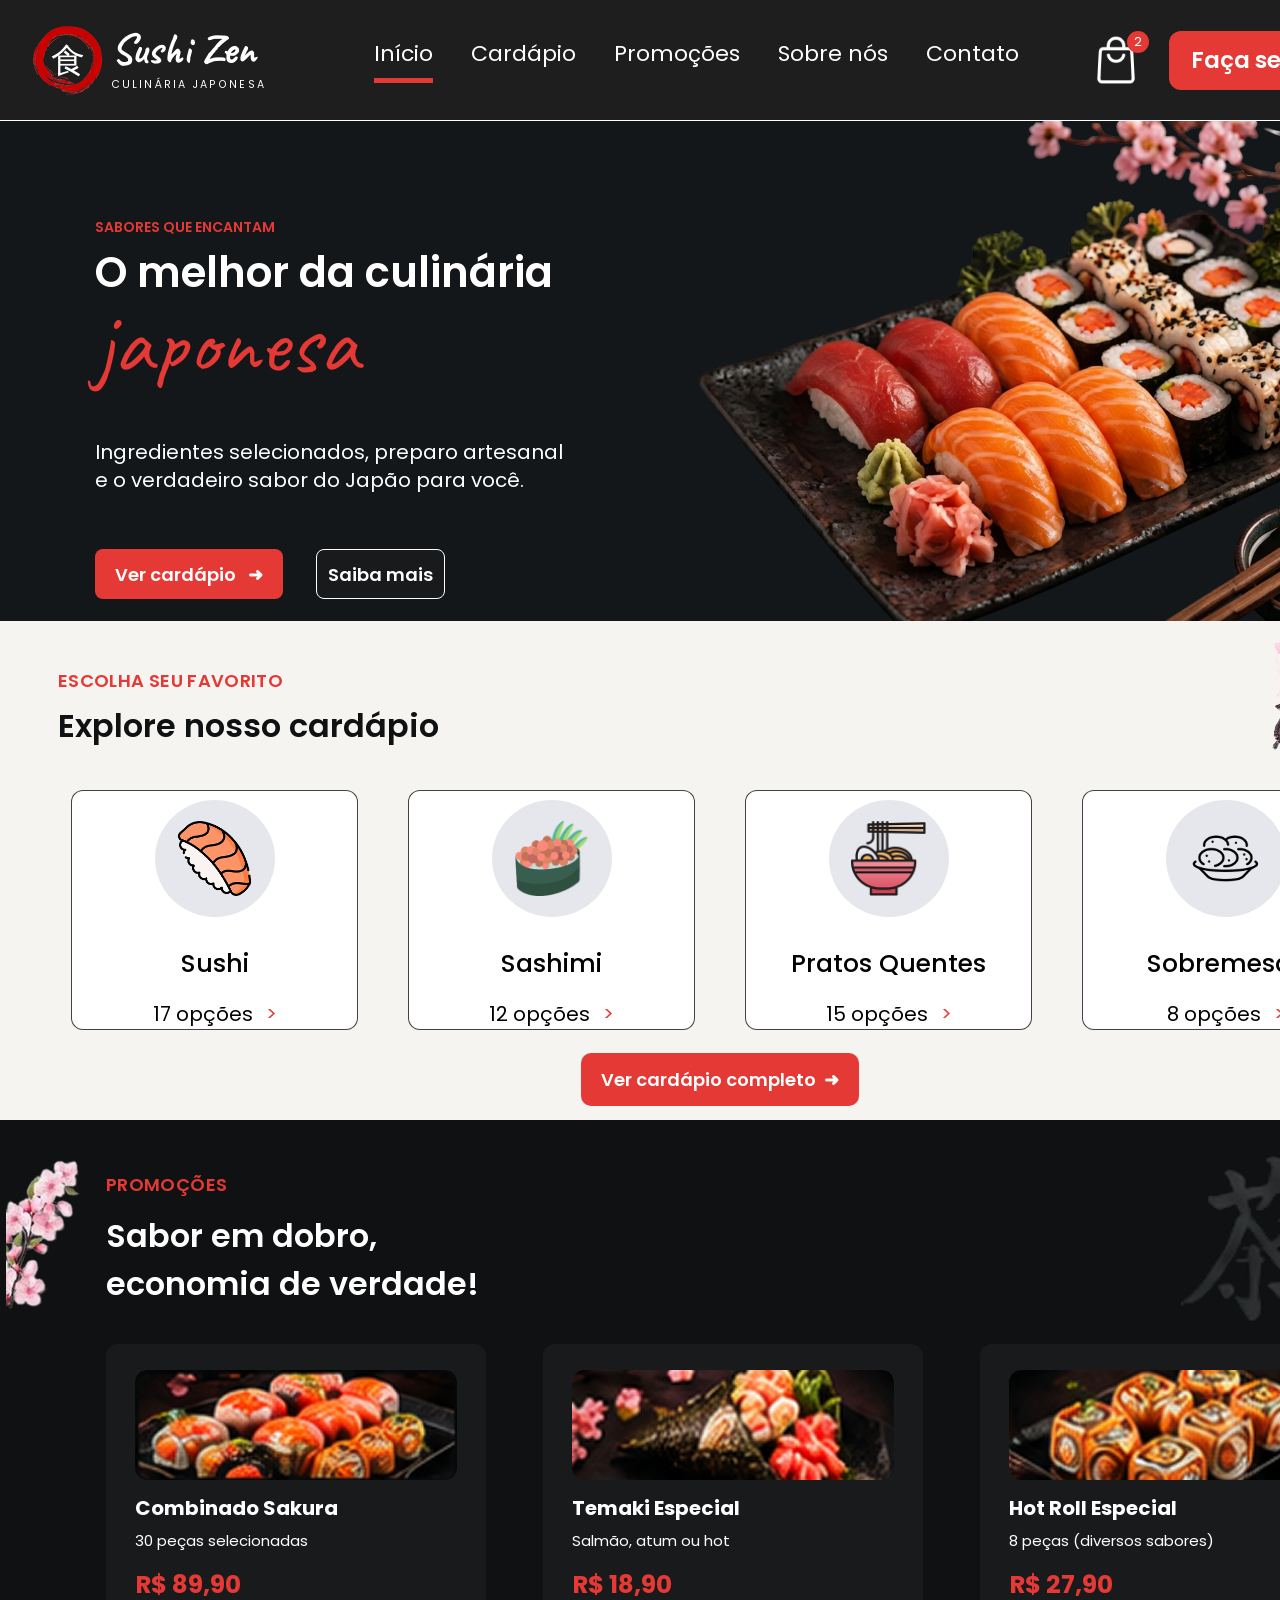
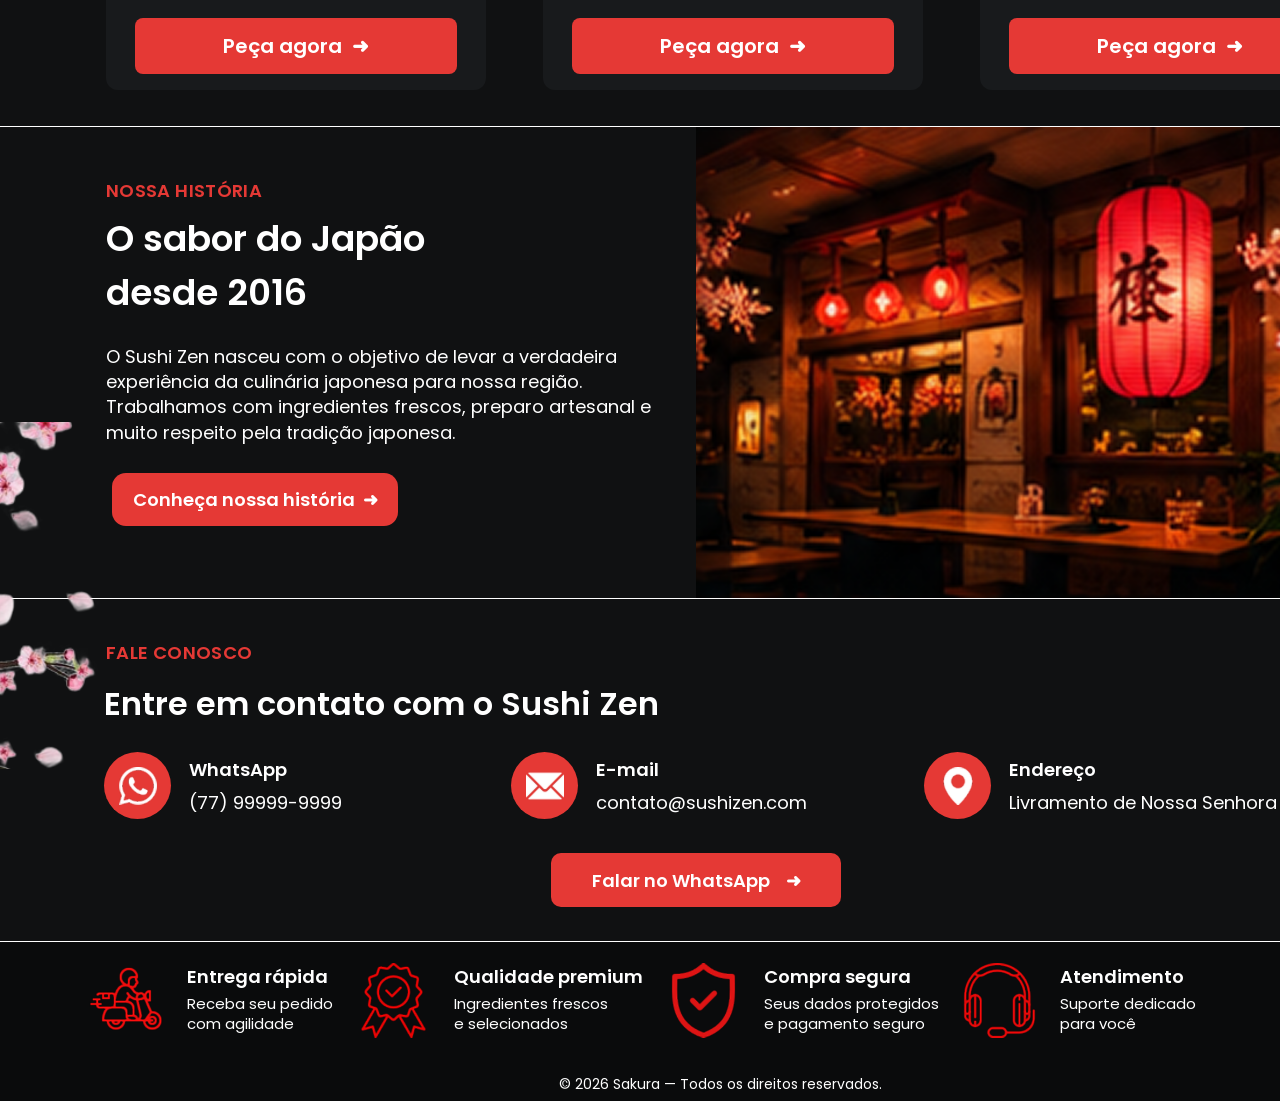
<file: index.html>
<!DOCTYPE html>
<html lang="pt-BR">
<head>
  <meta charset="UTF-8">
  <title>Sushi Zen - Culinária Japonesa</title>
  <link rel="preconnect" href="https://fonts.googleapis.com">
  <link rel="preconnect" href="https://fonts.gstatic.com" crossorigin>
  <link href="https://fonts.googleapis.com/css2?family=Caveat:wght@400;700&family=Poppins:wght@400;500;600;700&display=swap" rel="stylesheet">
  <link rel="stylesheet" href="estilo.css">
</head>
<body>


  <header class="header">
    <div class="logo">
      <div class="logo-imagem">
        <img src="images/logo.png" alt="Logo Sushi Zen">
        <span class="logo-letra">食</span>
      </div>
      <div class="logo-texto">
        <h1 class="logo-nome">Sushi Zen</h1>
        <p class="logo-subtitulo">CULINÁRIA JAPONESA</p>
      </div>
    </div>

    <nav class="nav">
      <ul class="lista-menu">
        <li class="item-menu link-ativo"><a href="#inicio">Início</a></li>
        <li class="item-menu"><a href="#cardapio">Cardápio</a></li>
        <li class="item-menu"><a href="#promocoes">Promoções</a></li>
        <li class="item-menu"><a href="#sobre">Sobre nós</a></li>
        <li class="item-menu"><a href="#contato">Contato</a></li>
      </ul>
    </nav>

    <div class="acoes-topo">
      <div class="cart">
        <img src="images/sacola.png" alt="Sacola de compras">
        <span class="carrinho-numero">2</span>
      </div>
      <a href="cardapio.html" class="botao botao-topo">Faça seu pedido</a>
    </div>
  </header>

  <main>

   
    <img class="flor-meio" src="images/flor-cerejeira.png" alt="">
    <img class="flor-historia" src="images/flor-historia.png" alt="">

    
    <section class="hero" id="inicio">
      <div class="hero-conteudo">
        <p class="hero-chamada">SABORES QUE ENCANTAM</p>
        <h2 class="hero-titulo">O melhor da culinária</h2>
        <p class="hero-japonesa">japonesa</p>
        <p class="hero-paragrafo">
          Ingredientes selecionados, preparo artesanal<br>
          e o verdadeiro sabor do Japão para você.
        </p>
        <div class="hero-botoes">
          <a href="#cardapio" class="botao botao-vermelho">Ver cardápio &nbsp; ➜</a>
          <a href="#sobre" class="botao botao-borda">Saiba mais</a>
        </div>
      </div>
      <div class="hero-imagem">
        <img src="images/hero-sushi.png" alt="Prato de sushi variado">
      </div>
    </section>

  
    <section class="menu" id="cardapio">
      <p class="chamada">ESCOLHA SEU FAVORITO</p>
      <h2 class="titulo-cardapio">Explore nosso cardápio</h2>

      <div class="grade-cardapio">
        <a href="cardapio.html#sushi" class="opcao-cardapio">
          <div class="opcao-circulo"><img src="images/nigiri.png" alt="Sushi"></div>
          <h3 class="opcao-nome">Sushi</h3>
          <p class="opcao-quantidade">17 opções <span>&gt;</span></p>
        </a>

        <a href="cardapio.html#sashimi" class="opcao-cardapio">
          <div class="opcao-circulo"><img src="images/sashimi.png" alt="Sashimi"></div>
          <h3 class="opcao-nome">Sashimi</h3>
          <p class="opcao-quantidade">12 opções <span>&gt;</span></p>
        </a>

        <a href="cardapio.html#pratos-quentes" class="opcao-cardapio">
          <div class="opcao-circulo"><img src="images/ramen.png" alt="Pratos quentes"></div>
          <h3 class="opcao-nome">Pratos Quentes</h3>
          <p class="opcao-quantidade">15 opções <span>&gt;</span></p>
        </a>

        <a href="cardapio.html#sobremesas" class="opcao-cardapio">
          <div class="opcao-circulo"><img src="images/bolinho-de-bacalhau.png" alt="Sobremesas"></div>
          <h3 class="opcao-nome">Sobremesas</h3>
          <p class="opcao-quantidade">8 opções <span>&gt;</span></p>
        </a>
      </div>

      <a href="cardapio.html" class="botao botao-completo">Ver cardápio completo &nbsp;➜</a>
    </section>

    
    <section class="promo" id="promocoes">
      <img class="flor-promocao" src="images/flor-esquerda.png" alt="">
      <img class="kanji-promocao" src="images/kanji-cha.png" alt="">

      <p class="chamada chamada-clara">PROMOÇÕES</p>
      <h2 class="titulo-promocao">Sabor em dobro,<br>economia de verdade!</h2>

     
      <div class="grade-promocao">
        <article class="cartao-promocao">
          <img class="promo-imagem" src="images/combinado-sakura.png" alt="Combinado Sakura">
          <h3 class="promo-nome">Combinado Sakura</h3>
          <p class="promo-descricao">30 peças selecionadas</p>
          <p class="promo-preco">R$ 89,90</p>
          <a href="#contato" class="botao botao-pedir">Peça agora &nbsp;➜</a>
        </article>

        <article class="cartao-promocao">
          <img class="promo-imagem" src="images/temaki.png" alt="Temaki Especial">
          <h3 class="promo-nome">Temaki Especial</h3>
          <p class="promo-descricao">Salmão, atum ou hot</p>
          <p class="promo-preco">R$ 18,90</p>
          <a href="#contato" class="botao botao-pedir">Peça agora &nbsp;➜</a>
        </article>

        <article class="cartao-promocao">
          <img class="promo-imagem" src="images/hot-roll.png" alt="Hot Roll Especial">
          <h3 class="promo-nome">Hot Roll Especial</h3>
          <p class="promo-descricao">8 peças (diversos sabores)</p>
          <p class="promo-preco">R$ 27,90</p>
          <a href="#contato" class="botao botao-pedir">Peça agora &nbsp;➜</a>
        </article>
      </div>
    </section>

   
    <section class="about" id="sobre">
      <div class="historia-conteudo">
        <p class="chamada chamada-clara">NOSSA HISTÓRIA</p>
        <h2 class="historia-titulo">O sabor do Japão<br>desde 2016</h2>
        <p class="historia-texto">
          O Sushi Zen nasceu com o objetivo de levar a verdadeira experiência da culinária
          japonesa para nossa região. Trabalhamos com ingredientes frescos, preparo
          artesanal e muito respeito pela tradição japonesa.
        </p>
        <a href="sobre.html" class="botao botao-historia">Conheça nossa história &nbsp;➜</a>
      </div>
      <div class="historia-imagem">
        <img src="images/restaurante.png" alt="Interior do restaurante Sushi Zen">
      </div>
    </section>

    
    <section class="contact" id="contato">
      <p class="chamada chamada-clara">FALE CONOSCO</p>
      <h2 class="contato-titulo">Entre em contato com o Sushi Zen</h2>

      
      <div class="contato-grade">
        <div class="contato-item">
          <div class="contato-icone"><img src="images/whatsapp.png" alt="WhatsApp"></div>
          <div class="contato-info">
            <p class="contato-rotulo">WhatsApp</p>
            <p class="contato-valor">(77) 99999-9999</p>
          </div>
        </div>

        <div class="contato-item">
          <div class="contato-icone"><img src="images/email.png" alt="E-mail"></div>
          <div class="contato-info">
            <p class="contato-rotulo">E-mail</p>
            <p class="contato-valor">contato@sushizen.com</p>
          </div>
        </div>

        <div class="contato-item">
          <div class="contato-icone"><img src="images/localizacao.png" alt="Endereço"></div>
          <div class="contato-info">
            <p class="contato-rotulo">Endereço</p>
            <p class="contato-valor">Livramento de Nossa Senhora - BA</p>
          </div>
        </div>
      </div>

      <a href="#contato" class="botao botao-contato">Falar no WhatsApp &nbsp;&nbsp;&nbsp;➜</a>
    </section>

  </main>

  
  <footer class="footer">
    <div class="beneficios">
      <div class="beneficio">
        <img src="images/entrega-rapida.png" alt="Entrega rápida">
        <div>
          <h3 class="beneficio-titulo">Entrega rápida</h3>
          <p class="beneficio-texto">Receba seu pedido<br>com agilidade</p>
        </div>
      </div>

      <div class="beneficio">
        <img src="images/qualidade.png" alt="Qualidade premium">
        <div>
          <h3 class="beneficio-titulo">Qualidade premium</h3>
          <p class="beneficio-texto">Ingredientes frescos<br>e selecionados</p>
        </div>
      </div>

      <div class="beneficio">
        <img src="images/seguranca.png" alt="Compra segura">
        <div>
          <h3 class="beneficio-titulo">Compra segura</h3>
          <p class="beneficio-texto">Seus dados protegidos<br>e pagamento seguro</p>
        </div>
      </div>

      <div class="beneficio">
        <img src="images/atendimento.png" alt="Atendimento">
        <div>
          <h3 class="beneficio-titulo">Atendimento</h3>
          <p class="beneficio-texto">Suporte dedicado<br>para você</p>
        </div>
      </div>
    </div>

    <p class="direitos">© 2026 Sakura — Todos os direitos reservados.</p>
  </footer>

</body>
</html>
</file>
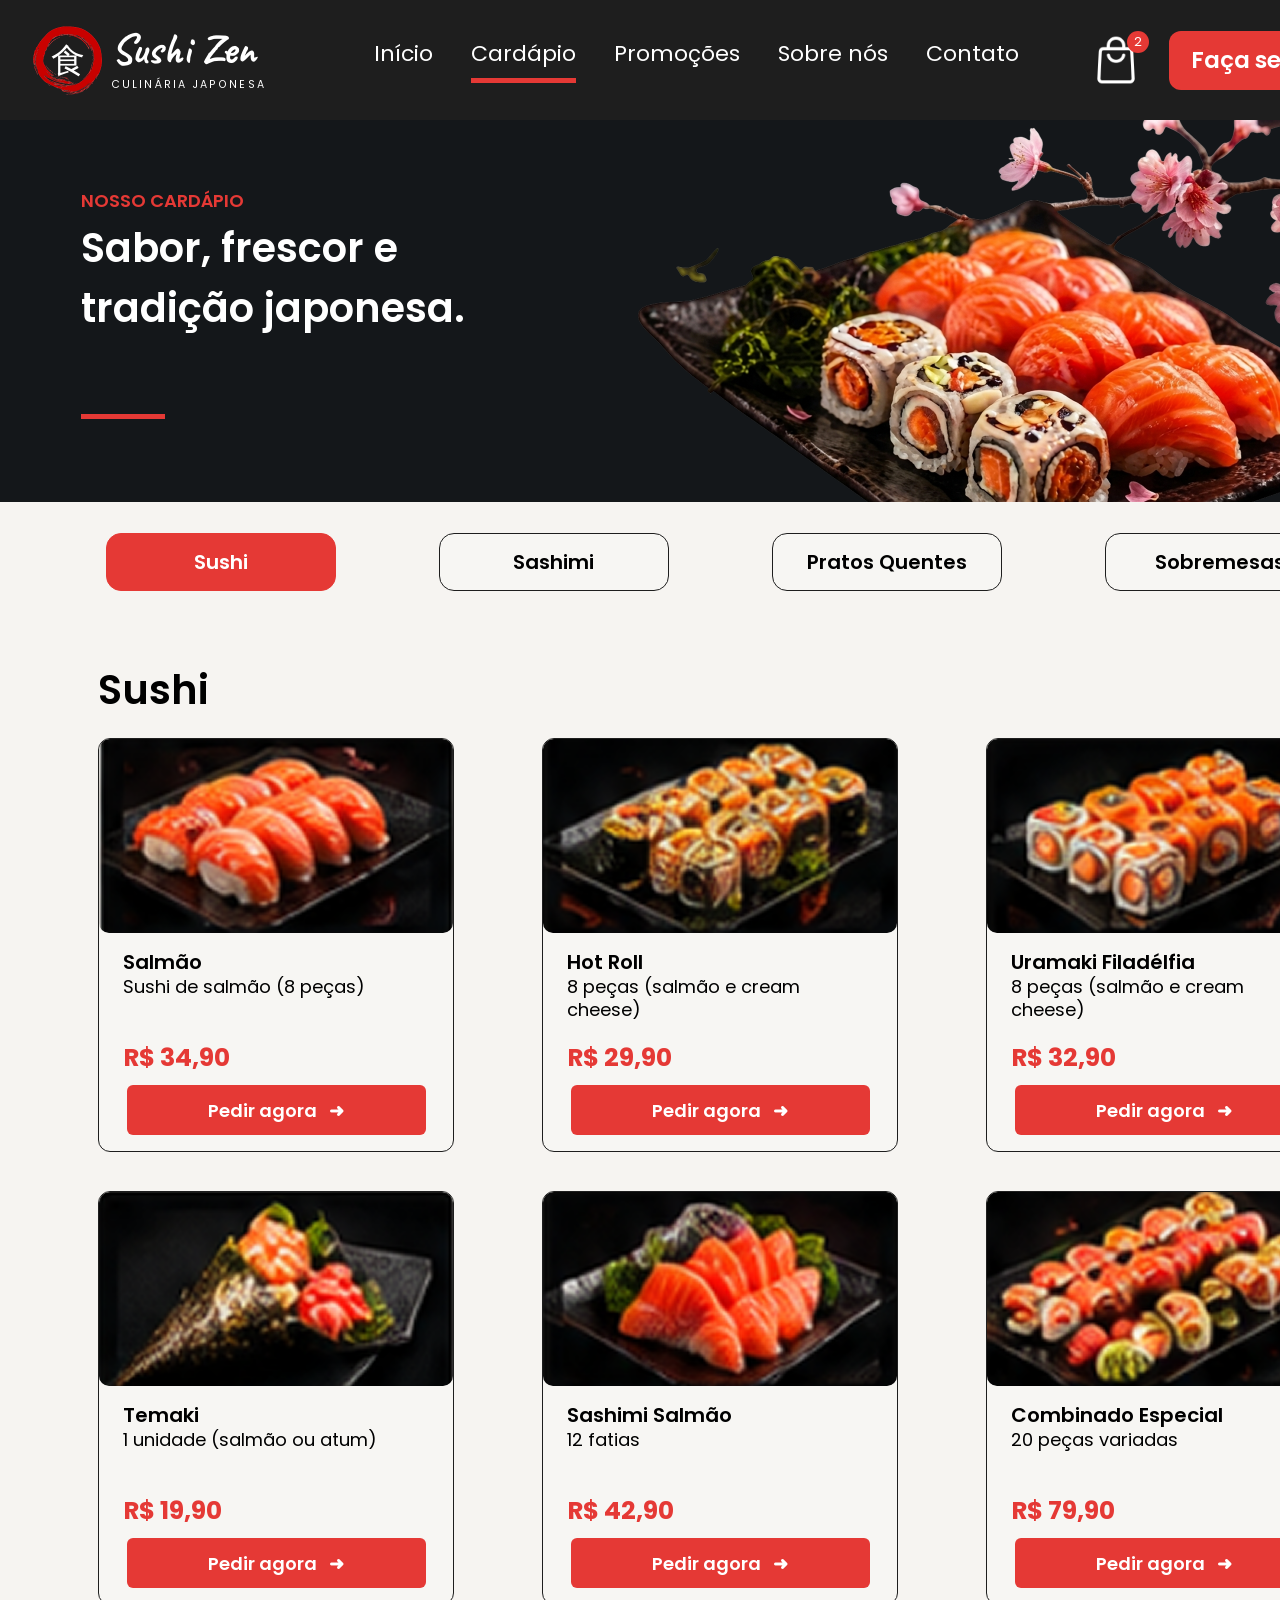
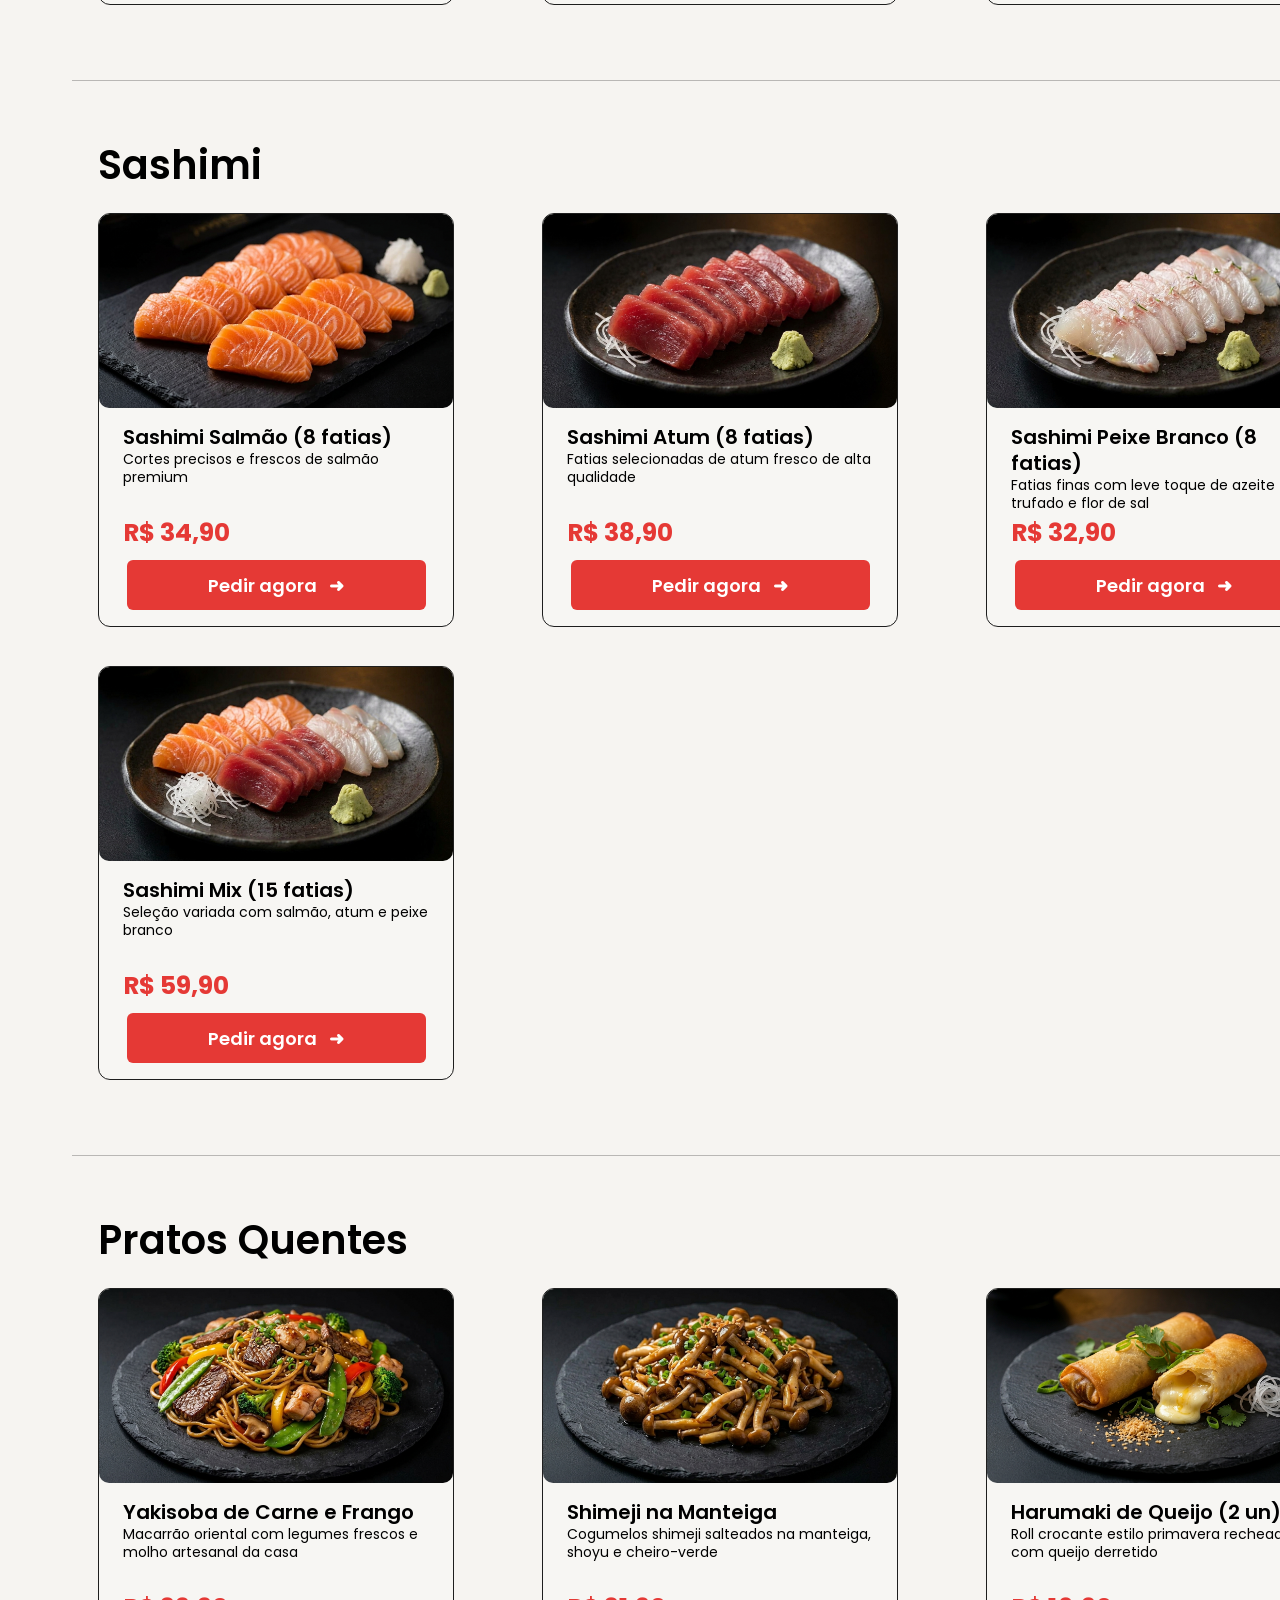
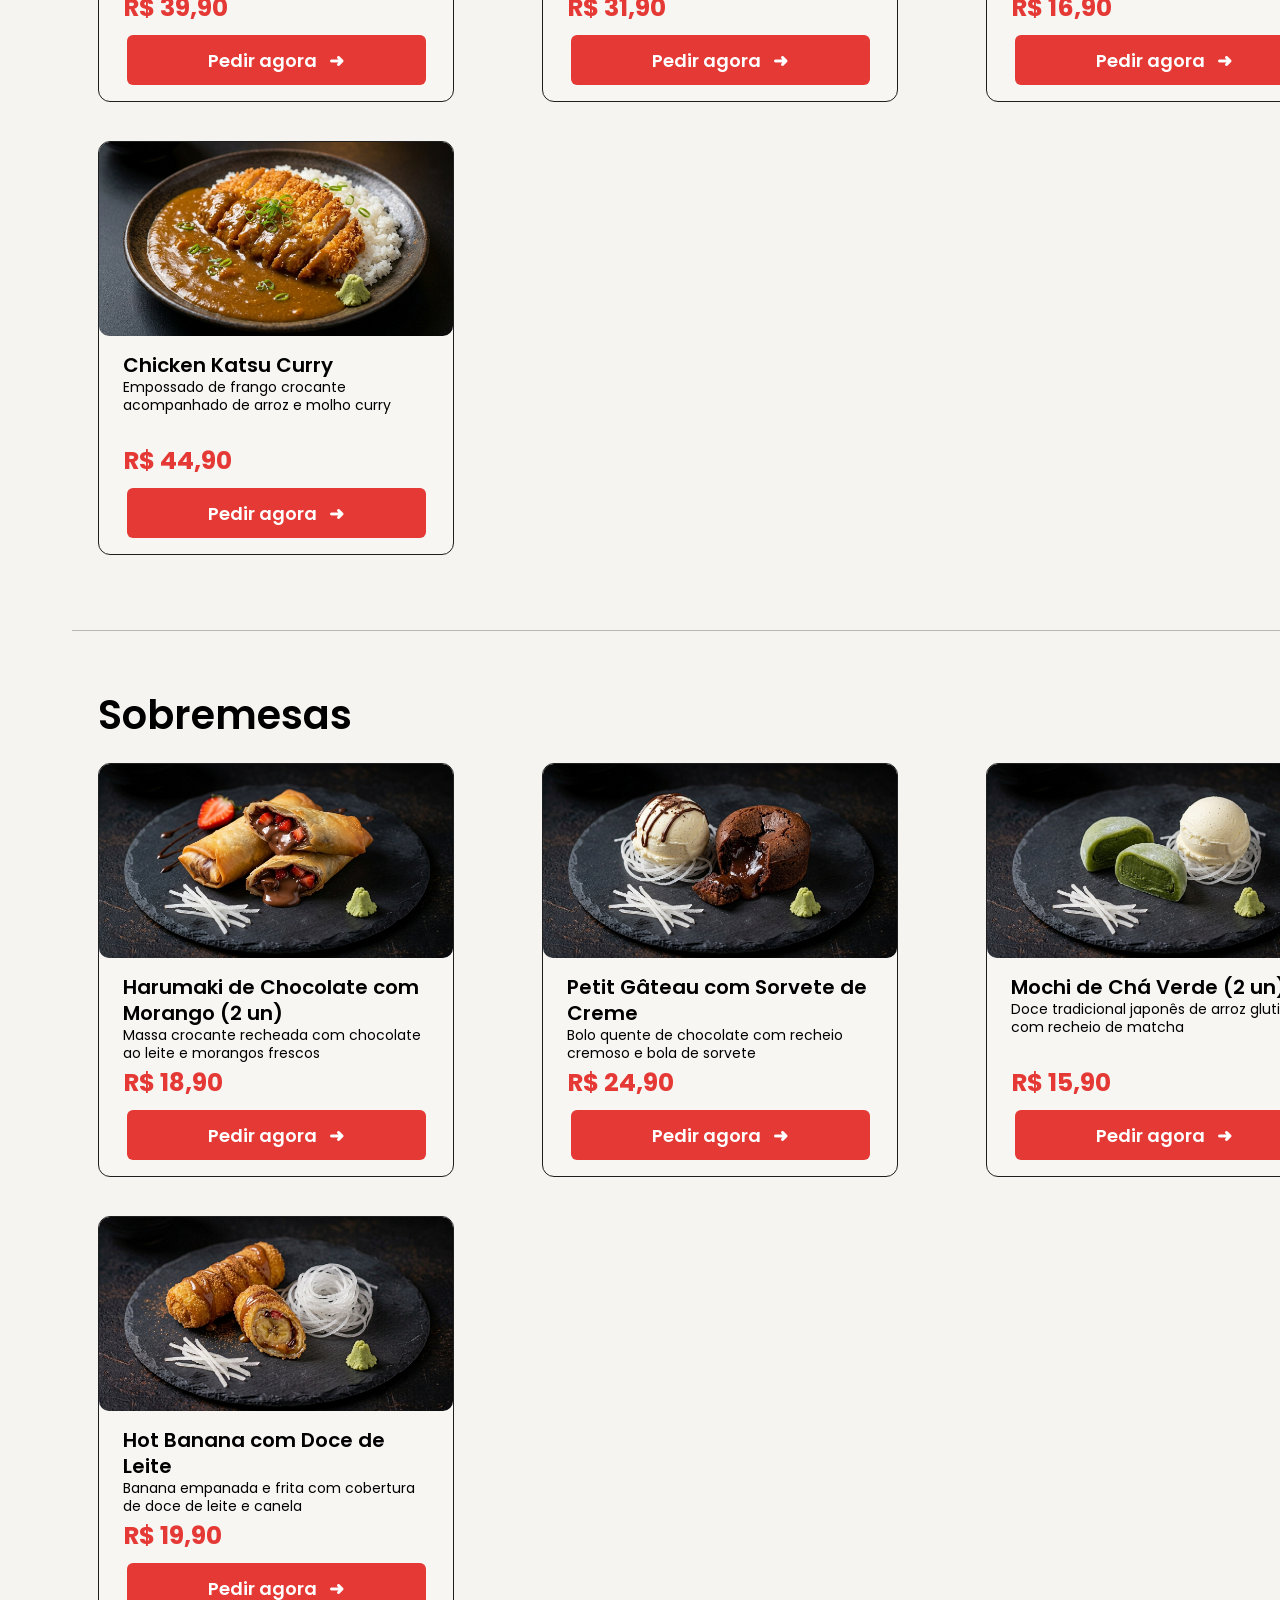
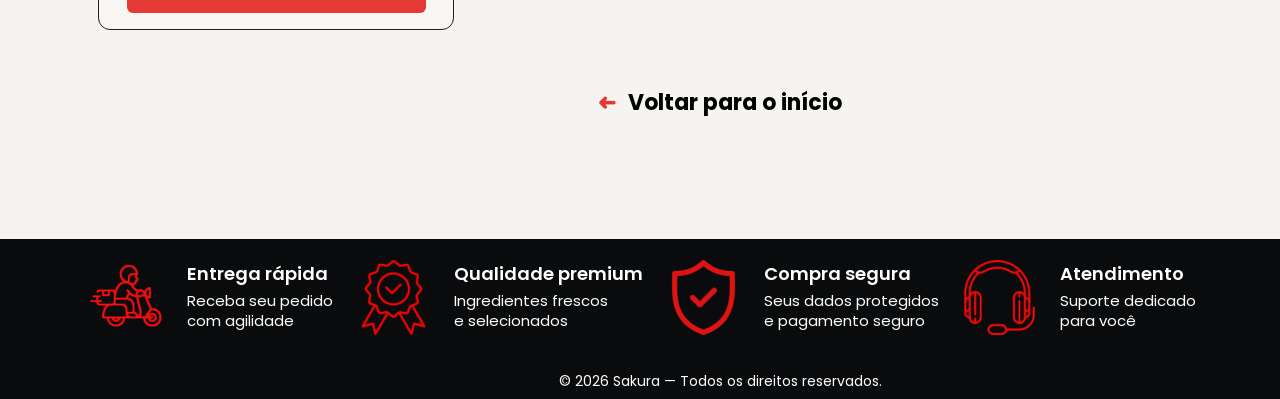
<file: cardapio.html>
<!DOCTYPE html>
<html lang="pt-BR">
<head>
  <meta charset="UTF-8">
  <title>Cardápio - Sushi Zen</title>
  <link rel="preconnect" href="https://fonts.googleapis.com">
  <link rel="preconnect" href="https://fonts.gstatic.com" crossorigin>
  <link href="https://fonts.googleapis.com/css2?family=Caveat:wght@400;700&family=Poppins:wght@400;500;600;700&display=swap" rel="stylesheet">
  <link rel="stylesheet" href="cardapio.css">
</head>
<body>

  <header class="header">
    <div class="logo">
      <div class="logo-imagem">
        <img src="images/logo.png" alt="Logo Sushi Zen">
        <span class="logo-letra">食</span>
      </div>
      <div class="logo-texto">
        <h1 class="logo-nome">Sushi Zen</h1>
        <p class="logo-subtitulo">CULINÁRIA JAPONESA</p>
      </div>
    </div>

    <nav class="nav">
      <ul class="lista-menu">
        <li class="item-menu"><a href="index.html">Início</a></li>
        <li class="item-menu link-ativo"><a href="cardapio.html">Cardápio</a></li>
        <li class="item-menu"><a href="index.html#promocoes">Promoções</a></li>
        <li class="item-menu"><a href="sobre.html">Sobre nós</a></li>
        <li class="item-menu"><a href="index.html#contato">Contato</a></li>
      </ul>
    </nav>

    <div class="acoes-topo">
      <div class="cart">
        <img src="images/sacola.png" alt="Sacola de compras">
        <span class="carrinho-numero">2</span>
      </div>
      <a href="cardapio.html" class="botao botao-topo">Faça seu pedido</a>
    </div>
  </header>

  <main>

   
    <section class="banner">
      <div class="banner-conteudo">
        <p class="banner-chamada">NOSSO CARDÁPIO</p>
        <h2 class="banner-titulo">Sabor, frescor e<br>tradição japonesa.</h2>
      </div>
      <div class="banner-imagem">
        <img src="images/banner-cardapio.png" alt="Pratos de sushi do Sushi Zen">
      </div>
      <span class="banner-linha"></span>
    </section>

    
    <div class="menu">

     
      <nav class="abas">
        <a href="#sushi" class="aba aba-ativa">Sushi</a>
        <a href="#sashimi" class="aba">Sashimi</a>
        <a href="#pratos-quentes" class="aba">Pratos Quentes</a>
        <a href="#sobremesas" class="aba">Sobremesas</a>
      </nav>

      
      <section class="menu-section secao-sushi" id="sushi">
        <h2 class="secao-titulo">Sushi</h2>

        <div class="cards">
          <article class="card">
            <img class="card-imagem" src="images/card-sushi-salmao.png" alt="Sushi de salmão">
            <div class="card-corpo">
              <h3 class="card-nome">Salmão</h3>
              <p class="card-descricao">Sushi de salmão (8 peças)</p>
              <p class="card-preco">R$ 34,90</p>
              <a href="index.html#contato" class="botao botao-pedir">Pedir agora &nbsp; ➜</a>
            </div>
          </article>

          <article class="card">
            <img class="card-imagem" src="images/card-hot-roll.png" alt="Hot Roll">
            <div class="card-corpo">
              <h3 class="card-nome">Hot Roll</h3>
              <p class="card-descricao">8 peças (salmão e cream cheese)</p>
              <p class="card-preco">R$ 29,90</p>
              <a href="index.html#contato" class="botao botao-pedir">Pedir agora &nbsp; ➜</a>
            </div>
          </article>

          <article class="card">
            <img class="card-imagem" src="images/card-uramaki.png" alt="Uramaki Filadélfia">
            <div class="card-corpo">
              <h3 class="card-nome">Uramaki Filadélfia</h3>
              <p class="card-descricao">8 peças (salmão e cream cheese)</p>
              <p class="card-preco">R$ 32,90</p>
              <a href="index.html#contato" class="botao botao-pedir">Pedir agora &nbsp; ➜</a>
            </div>
          </article>

          <article class="card">
            <img class="card-imagem" src="images/card-temaki.png" alt="Temaki">
            <div class="card-corpo">
              <h3 class="card-nome">Temaki</h3>
              <p class="card-descricao">1 unidade (salmão ou atum)</p>
              <p class="card-preco">R$ 19,90</p>
              <a href="index.html#contato" class="botao botao-pedir">Pedir agora &nbsp; ➜</a>
            </div>
          </article>

          <article class="card">
            <img class="card-imagem" src="images/card-sashimi-salmao.png" alt="Sashimi de salmão">
            <div class="card-corpo">
              <h3 class="card-nome">Sashimi Salmão</h3>
              <p class="card-descricao">12 fatias</p>
              <p class="card-preco">R$ 42,90</p>
              <a href="index.html#contato" class="botao botao-pedir">Pedir agora &nbsp; ➜</a>
            </div>
          </article>

          <article class="card">
            <img class="card-imagem" src="images/card-combinado.png" alt="Combinado Especial">
            <div class="card-corpo">
              <h3 class="card-nome">Combinado Especial</h3>
              <p class="card-descricao">20 peças variadas</p>
              <p class="card-preco">R$ 79,90</p>
              <a href="index.html#contato" class="botao botao-pedir">Pedir agora &nbsp; ➜</a>
            </div>
          </article>
        </div>
      </section>

     
      <section class="menu-section" id="sashimi">
        <h2 class="secao-titulo">Sashimi</h2>

        <div class="cards">
          <article class="card">
            <img class="card-imagem" src="images/card-sashimi-salmão.jpg" alt="Sashimi de salmão">
            <div class="card-corpo">
              <h3 class="card-nome">Sashimi Salmão (8 fatias)</h3>
              <p class="card-descricao">Cortes precisos e frescos de salmão premium</p>
              <p class="card-preco">R$ 34,90</p>
              <a href="index.html#contato" class="botao botao-pedir">Pedir agora &nbsp; ➜</a>
            </div>
          </article>

          <article class="card">
            <img class="card-imagem" src="images/card-sashimi-atum.jpg" alt="Sashimi de atum">
            <div class="card-corpo">
              <h3 class="card-nome">Sashimi Atum (8 fatias)</h3>
              <p class="card-descricao">Fatias selecionadas de atum fresco de alta qualidade</p>
              <p class="card-preco">R$ 38,90</p>
              <a href="index.html#contato" class="botao botao-pedir">Pedir agora &nbsp; ➜</a>
            </div>
          </article>

          <article class="card">
            <img class="card-imagem" src="images/card-Sashimi-Peixe-Branco.jpg" alt="Sashimi de peixe branco">
            <div class="card-corpo">
              <h3 class="card-nome">Sashimi Peixe Branco (8 fatias)</h3>
              <p class="card-descricao">Fatias finas com leve toque de azeite trufado e flor de sal</p>
              <p class="card-preco">R$ 32,90</p>
              <a href="index.html#contato" class="botao botao-pedir">Pedir agora &nbsp; ➜</a>
            </div>
          </article>

          <article class="card">
            <img class="card-imagem" src="images/card-Sashimi-Mix.jpg" alt="Sashimi Mix">
            <div class="card-corpo">
              <h3 class="card-nome">Sashimi Mix (15 fatias)</h3>
              <p class="card-descricao">Seleção variada com salmão, atum e peixe branco</p>
              <p class="card-preco">R$ 59,90</p>
              <a href="index.html#contato" class="botao botao-pedir">Pedir agora &nbsp; ➜</a>
            </div>
          </article>
        </div>
      </section>

      
      <section class="menu-section" id="pratos-quentes">
        <h2 class="secao-titulo">Pratos Quentes</h2>

        <div class="cards">
          <article class="card">
            <img class="card-imagem" src="images/card-Yakisoba-Carne-Frango.jpg" alt="Yakisoba de carne e frango">
            <div class="card-corpo">
              <h3 class="card-nome">Yakisoba de Carne e Frango</h3>
              <p class="card-descricao">Macarrão oriental com legumes frescos e molho artesanal da casa</p>
              <p class="card-preco">R$ 39,90</p>
              <a href="index.html#contato" class="botao botao-pedir">Pedir agora &nbsp; ➜</a>
            </div>
          </article>

          <article class="card">
            <img class="card-imagem" src="images/card-Shimeji-Manteiga.jpg" alt="Shimeji na manteiga">
            <div class="card-corpo">
              <h3 class="card-nome">Shimeji na Manteiga</h3>
              <p class="card-descricao">Cogumelos shimeji salteados na manteiga, shoyu e cheiro-verde</p>
              <p class="card-preco">R$ 31,90</p>
              <a href="index.html#contato" class="botao botao-pedir">Pedir agora &nbsp; ➜</a>
            </div>
          </article>

          <article class="card">
            <img class="card-imagem" src="images/card-Harumaki -Queijo.jpg" alt="Harumaki de queijo">
            <div class="card-corpo">
              <h3 class="card-nome">Harumaki de Queijo (2 un)</h3>
              <p class="card-descricao">Roll crocante estilo primavera recheado com queijo derretido</p>
              <p class="card-preco">R$ 16,90</p>
              <a href="index.html#contato" class="botao botao-pedir">Pedir agora &nbsp; ➜</a>
            </div>
          </article>

          <article class="card">
            <img class="card-imagem" src="images/card-Chicken-Katsu-Curry.jpg" alt="Chicken Katsu Curry">
            <div class="card-corpo">
              <h3 class="card-nome">Chicken Katsu Curry</h3>
              <p class="card-descricao">Empossado de frango crocante acompanhado de arroz e molho curry</p>
              <p class="card-preco">R$ 44,90</p>
              <a href="index.html#contato" class="botao botao-pedir">Pedir agora &nbsp; ➜</a>
            </div>
          </article>
        </div>
      </section>

      
      <section class="menu-section" id="sobremesas">
        <h2 class="secao-titulo">Sobremesas</h2>

        <div class="cards">
          <article class="card">
            <img class="card-imagem" src="images/card-Harumaki-Chocolate-Morango.jpg" alt="Harumaki de chocolate com morango">
            <div class="card-corpo">
              <h3 class="card-nome">Harumaki de Chocolate com Morango (2 un)</h3>
              <p class="card-descricao">Massa crocante recheada com chocolate ao leite e morangos frescos</p>
              <p class="card-preco">R$ 18,90</p>
              <a href="index.html#contato" class="botao botao-pedir">Pedir agora &nbsp; ➜</a>
            </div>
          </article>

          <article class="card">
            <img class="card-imagem" src="images/card-Petit Gâteau-Sorvete-Creme.jpg" alt="Petit Gâteau com sorvete">
            <div class="card-corpo">
              <h3 class="card-nome">Petit Gâteau com Sorvete de Creme</h3>
              <p class="card-descricao">Bolo quente de chocolate com recheio cremoso e bola de sorvete</p>
              <p class="card-preco">R$ 24,90</p>
              <a href="index.html#contato" class="botao botao-pedir">Pedir agora &nbsp; ➜</a>
            </div>
          </article>

          <article class="card">
            <img class="card-imagem" src="images/card-Mochi-Chá-Verde.jpg" alt="Mochi de chá verde">
            <div class="card-corpo">
              <h3 class="card-nome">Mochi de Chá Verde (2 un)</h3>
              <p class="card-descricao">Doce tradicional japonês de arroz glutinoso com recheio de matcha</p>
              <p class="card-preco">R$ 15,90</p>
              <a href="index.html#contato" class="botao botao-pedir">Pedir agora &nbsp; ➜</a>
            </div>
          </article>

          <article class="card">
            <img class="card-imagem" src="images/card-Hot-Banana-Doce-Leite.jpg" alt="Hot Banana com doce de leite">
            <div class="card-corpo">
              <h3 class="card-nome">Hot Banana com Doce de Leite</h3>
              <p class="card-descricao">Banana empanada e frita com cobertura de doce de leite e canela</p>
              <p class="card-preco">R$ 19,90</p>
              <a href="index.html#contato" class="botao botao-pedir">Pedir agora &nbsp; ➜</a>
            </div>
          </article>
        </div>
      </section>

      
      <a href="index.html" class="back-link"><span class="voltar-seta">➜</span> Voltar para o início</a>

    </div>
  </main>

  
  <footer class="footer">
    <div class="beneficios">
      <div class="beneficio">
        <img src="images/entrega-rapida.png" alt="Entrega rápida">
        <div>
          <h3 class="beneficio-titulo">Entrega rápida</h3>
          <p class="beneficio-texto">Receba seu pedido<br>com agilidade</p>
        </div>
      </div>

      <div class="beneficio">
        <img src="images/qualidade.png" alt="Qualidade premium">
        <div>
          <h3 class="beneficio-titulo">Qualidade premium</h3>
          <p class="beneficio-texto">Ingredientes frescos<br>e selecionados</p>
        </div>
      </div>

      <div class="beneficio">
        <img src="images/seguranca.png" alt="Compra segura">
        <div>
          <h3 class="beneficio-titulo">Compra segura</h3>
          <p class="beneficio-texto">Seus dados protegidos<br>e pagamento seguro</p>
        </div>
      </div>

      <div class="beneficio">
        <img src="images/atendimento.png" alt="Atendimento">
        <div>
          <h3 class="beneficio-titulo">Atendimento</h3>
          <p class="beneficio-texto">Suporte dedicado<br>para você</p>
        </div>
      </div>
    </div>

    <p class="direitos">© 2026 Sakura — Todos os direitos reservados.</p>
  </footer>

</body>
</html>
</file>
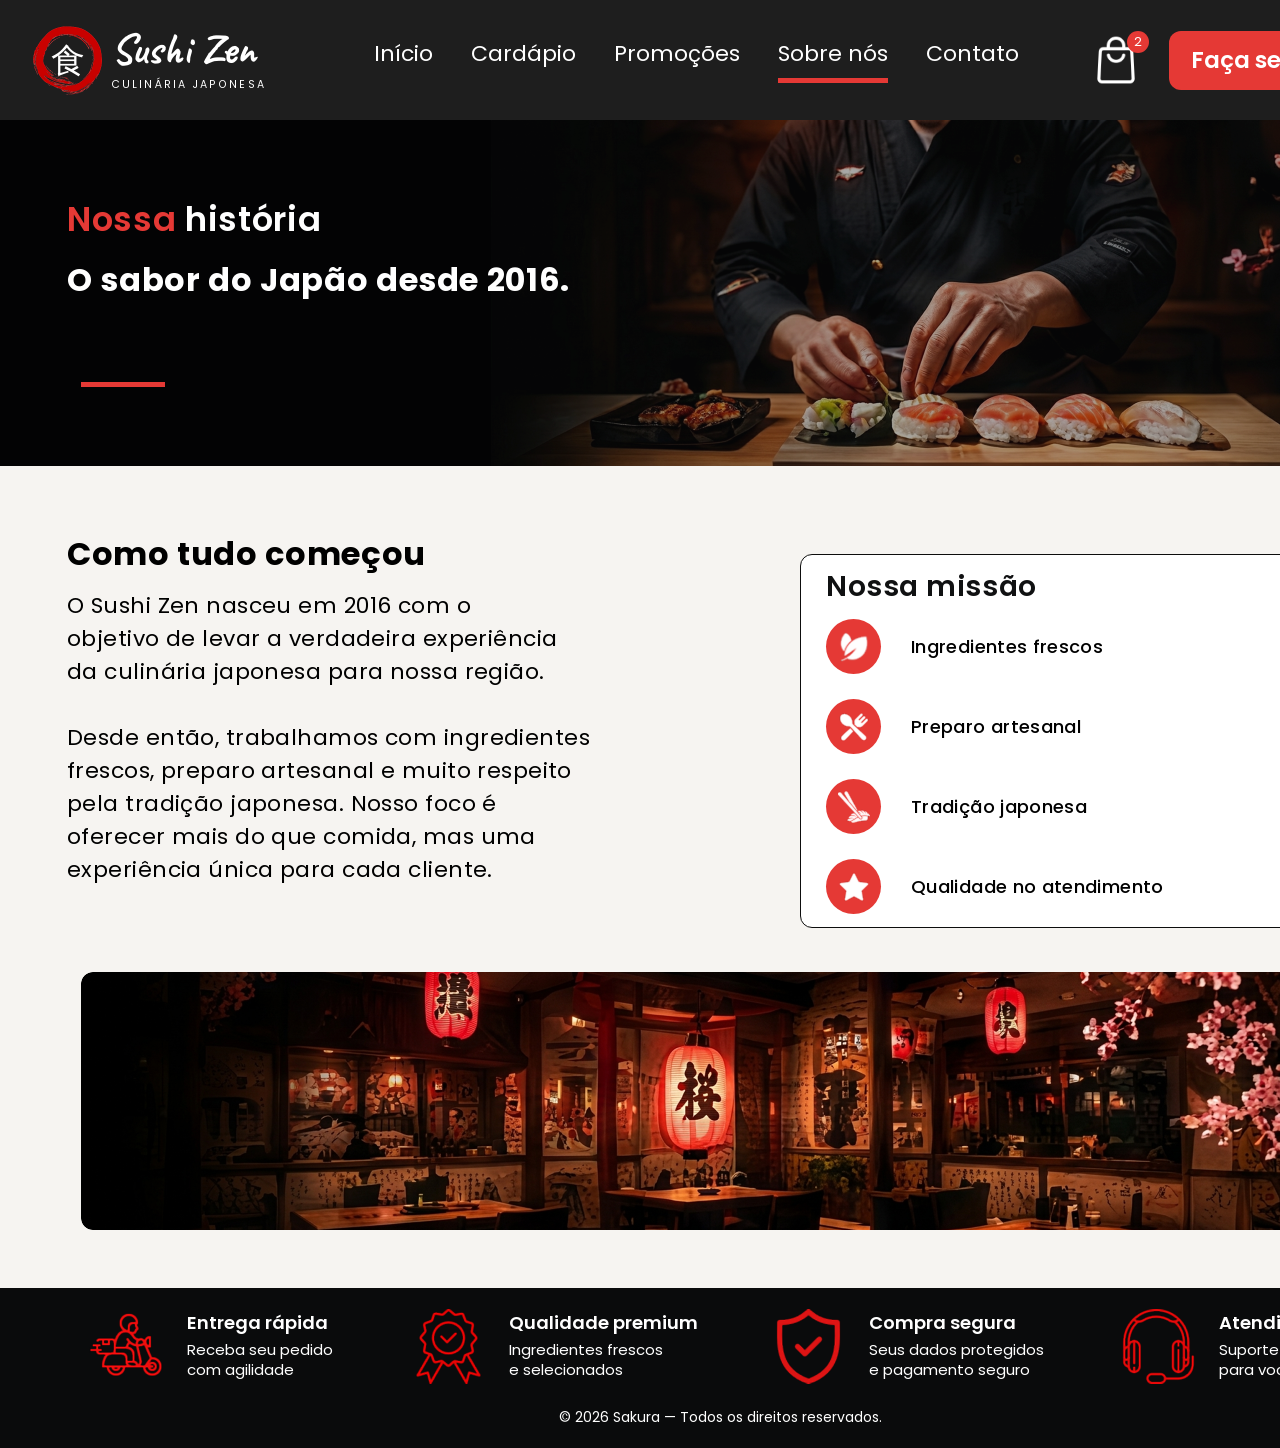
<file: sobre.html>
<!DOCTYPE html>
<html lang="pt-BR">
<head>
  <meta charset="UTF-8">
  <title>Sobre nós - Sushi Zen</title>
  <link rel="preconnect" href="https://fonts.googleapis.com">
  <link rel="preconnect" href="https://fonts.gstatic.com" crossorigin>
  <link href="https://fonts.googleapis.com/css2?family=Caveat:wght@400;700&family=Poppins:wght@400;500;600;700&display=swap" rel="stylesheet">
  <link rel="stylesheet" href="sobre.css">
</head>
<body>

  
  <header class="header">
    <div class="logo">
      <div class="logo-imagem">
        <img src="images/logo.png" alt="Logo Sushi Zen">
        <span class="logo-letra">食</span>
      </div>
      <div class="logo-texto">
        <h1 class="logo-nome">Sushi Zen</h1>
        <p class="logo-subtitulo">CULINÁRIA JAPONESA</p>
      </div>
    </div>

    <nav class="nav">
      <ul class="lista-menu">
        <li class="item-menu"><a href="index.html">Início</a></li>
        <li class="item-menu"><a href="cardapio.html">Cardápio</a></li>
        <li class="item-menu"><a href="index.html#promocoes">Promoções</a></li>
        <li class="item-menu link-ativo"><a href="sobre.html">Sobre nós</a></li>
        <li class="item-menu"><a href="index.html#contato">Contato</a></li>
      </ul>
    </nav>

    <div class="acoes-topo">
      <div class="cart">
        <img src="images/sacola.png" alt="Sacola de compras">
        <span class="carrinho-numero">2</span>
      </div>
      <a href="cardapio.html" class="botao botao-topo">Faça seu pedido</a>
    </div>
  </header>

  <main>

  
    <section class="banner">
      <div class="banner-conteudo">
        <h2 class="banner-titulo"><span class="banner-destaque">Nossa</span> história</h2>
        <p class="banner-subtitulo">O sabor do Japão desde 2016.</p>
      </div>

      <div class="banner-imagem">
        <img src="images/banner-sobre.png" alt="Sushiman preparando sushi">
        <span class="banner-camada"></span>
      </div>

      
      <span class="banner-linha"></span>
    </section>

  
    <section class="about" id="sobre">

      <div class="comeco">
        <div class="comeco-area">
          <h2 class="comeco-titulo">Como tudo começou</h2>
          <p class="comeco-texto">
            O Sushi Zen nasceu em 2016 com o objetivo de levar a verdadeira experiência da culinária japonesa para nossa região.
          </p>
          <p class="comeco-texto comeco-texto-2">
            Desde então, trabalhamos com ingredientes frescos, preparo artesanal e muito respeito pela tradição japonesa. Nosso foco é oferecer mais do que comida, mas uma experiência única para cada cliente.
          </p>
        </div>

        <aside class="missao">
          <h3 class="missao-titulo">Nossa missão</h3>
          <ul class="missao-lista">
            <li class="missao-item">
              <span class="missao-icone"><img src="images/icone-folha.png" alt=""></span>
              Ingredientes frescos
            </li>
            <li class="missao-item">
              <span class="missao-icone"><img src="images/icone-talher.png" alt=""></span>
              Preparo artesanal
            </li>
            <li class="missao-item">
              <span class="missao-icone"><img src="images/icone-japao.png" alt=""></span>
              Tradição japonesa
            </li>
            <li class="missao-item">
              <span class="missao-icone"><img src="images/icone-estrela.png" alt=""></span>
              Qualidade no atendimento
            </li>
          </ul>
        </aside>
      </div>

      <img class="foto-restaurante" src="images/galeria-restaurante.png" alt="Interior do restaurante Sushi Zen">

    </section>
  </main>

  
  <footer class="footer">
    <div class="beneficios">
      <div class="beneficio">
        <img src="images/entrega-rapida.png" alt="Entrega rápida">
        <div>
          <h3 class="beneficio-titulo">Entrega rápida</h3>
          <p class="beneficio-texto">Receba seu pedido<br>com agilidade</p>
        </div>
      </div>

      <div class="beneficio">
        <img src="images/qualidade.png" alt="Qualidade premium">
        <div>
          <h3 class="beneficio-titulo">Qualidade premium</h3>
          <p class="beneficio-texto">Ingredientes frescos<br>e selecionados</p>
        </div>
      </div>

      <div class="beneficio">
        <img src="images/seguranca.png" alt="Compra segura">
        <div>
          <h3 class="beneficio-titulo">Compra segura</h3>
          <p class="beneficio-texto">Seus dados protegidos<br>e pagamento seguro</p>
        </div>
      </div>

      <div class="beneficio">
        <img src="images/atendimento.png" alt="Atendimento">
        <div>
          <h3 class="beneficio-titulo">Atendimento</h3>
          <p class="beneficio-texto">Suporte dedicado<br>para você</p>
        </div>
      </div>
    </div>

    <p class="direitos">© 2026 Sakura — Todos os direitos reservados.</p>
  </footer>

</body>
</html>
</file>
<file: estilo.css>
* {
  box-sizing: border-box;
  margin: 0;
  padding: 0;
}


html {
  scroll-padding-top: 120px;
}

body {
  width: 1440px;          
  margin: 0 auto;
  font-family: 'Poppins', sans-serif;
  color: #ffffff;
  background-color: #ffffff;
}

a {
  text-decoration: none;
  color: inherit;
}

ul {
  list-style: none;
}

img {
  display: block;
}




.chamada {
  color: #e53935;
  font-size: 18px;
  font-weight: 600;
  letter-spacing: 0.36px;
}


.botao {
  display: flex;
  align-items: center;
  justify-content: center;
  color: #ffffff;
  font-weight: 600;
  font-size: 18px;
}

.botao-vermelho {
  width: 188px;
  height: 50px;
  background-color: #e53935;
  border-radius: 8px;
}

.botao-borda {
  width: 129px;
  height: 50px;
  background-color: #181a1c;
  border: 1px solid #ffffff;  
  border-radius: 8px;
}


.header {
  position: sticky;
  top: 0;
  z-index: 100;                  
  display: flex;                
  align-items: center;          
  height: 120px;
  padding: 0 35px 0 27px;
  background-color: #1e1e1e;
}


.logo {
  display: flex;
  align-items: center;
  gap: 5px;
  width: 340px;
}

.logo-imagem {
  position: relative;
  width: 79px;
  height: 79px;
}

.logo-imagem img {
  width: 100%;
  height: 100%;
  object-fit: cover;
}

.logo-letra {
  position: absolute;
  top: 14px;
  left: 24px;
  z-index: 1;
  font-size: 34px;
  color: #ffffff;
}

.logo-nome {
  font-family: 'Caveat', cursive;
  font-weight: 700;
  font-size: 43px;
  line-height: 1;
}

.logo-subtitulo {
  font-size: 10.7px;
  letter-spacing: 2.1px;
  margin-top: 6px;
}


.nav {
  margin-left: 7px;
}

.lista-menu {
  display: flex;             
  gap: 38px;
}

.item-menu a {
  font-size: 22px;
}


.link-ativo a {
  display: inline-block;
  padding-bottom: 8px;
  border-bottom: 5px solid #e53935;
}


.acoes-topo {
  display: flex;
  align-items: center;
  gap: 28px;
  margin-left: auto;             
}

.cart {
  position: relative;
  width: 50px;
  height: 50px;
}

.cart img {
  width: 100%;
  height: 100%;
  object-fit: cover;
}

.carrinho-numero {
  position: absolute;
  top: -4px;
  right: -8px;
  width: 22px;
  height: 22px;
  display: flex;
  align-items: center;
  justify-content: center;
  background-color: #e53935;
  border-radius: 50%;
  font-size: 13px;
}

.botao-topo {
  width: 236px;
  height: 59px;
  background-color: #e53935;
  border-radius: 12px;
  font-size: 23px;
}


main {
  position: relative;
  overflow: hidden;      
}


.flor-meio {
  position: absolute;
  top: 416px;
  left: 1229px;
  z-index: 1;
  width: 262px;
  height: 262px;
  border-radius: 30px;
  transform: rotate(-100deg);
}


.flor-historia {
  position: absolute;
  top: 1902px;
  left: -147px;           
  z-index: 3;             
  width: 520px;
  height: 347px;
  object-fit: cover;
}


.flor-meio,
.flor-historia,
.flor-promocao {
  pointer-events: none;
}


.hero {
  position: relative;
  z-index: 2;
  display: grid;
  grid-template-columns: 653px 787px;   
  height: 501px;
  margin-top: 0;
  background-color: #14171a;
  border-top: 1px solid #ffffff;
  overflow: hidden;
}

.hero-conteudo {
  padding: 96px 0 0 95px;
}

.hero-chamada {
  color: #e53935;
  font-size: 14px;
  font-weight: 600;
  margin-bottom: 10px;
}

.hero-titulo {
  font-size: 42px;
  font-weight: 600;
  line-height: 1.2;
}

.hero-japonesa {
  font-family: 'Caveat', cursive;
  font-size: 90px;
  line-height: 1;
  color: #e53935;
  margin-bottom: 50px;
}

.hero-paragrafo {
  font-size: 20px;
  line-height: 1.4;
  margin-bottom: 55px;
}

.hero-botoes {
  display: flex;
  gap: 33px;
}

.hero-imagem img {
  width: 100%;
  height: 100%;
  object-fit: cover;
}


.menu {
  position: relative;
  display: flex;
  flex-direction: column;
  align-items: center;
  height: 499px;
  padding: 46px 52px 0 52px;
  background-color: #f6f4f1;
  overflow: hidden;
}

.menu .chamada {
  align-self: flex-start;
  margin-left: 6px;
}

.titulo-cardapio {
  align-self: flex-start;
  margin-left: 6px;
  margin-top: 8px;
  margin-bottom: 40px;
  font-size: 32px;
  font-weight: 600;
  color: #101112;
}


.grade-cardapio {
  display: grid;
  grid-template-columns: repeat(4, 287px);
  gap: 50px;
  margin-bottom: 23px;
}


.opcao-cardapio {
  display: flex;
  flex-direction: column;
  align-items: center;
  height: 240px;
  padding-top: 9px;
  background-color: #ffffff;
  border: 1px solid rgba(0, 0, 0, 0.74);
  border-radius: 12px;
  color: #000000;
}

.opcao-circulo {
  display: flex;                
  align-items: center;
  justify-content: center;
  width: 120px;
  height: 120px;
  background-color: #e6e7ec;
  border-radius: 50%;
}

.opcao-circulo img {
  width: 75px;
  height: 75px;
  object-fit: contain;
}

.opcao-nome {
  margin-top: 28px;
  font-size: 25px;
  font-weight: 500;
}

.opcao-quantidade {
  margin-top: 16px;
  font-size: 20px;
}

.opcao-quantidade span {
  color: #e53935;
  margin-left: 8px;
}

.botao-completo {
  width: 278px;
  height: 53px;
  background-color: #e53935;
  border-radius: 10px;
}


.promo {
  position: relative;
  height: 606px;
  padding: 51px 0 0 106px;
  background-color: #101112;
  overflow: hidden;
}

.titulo-promocao {
  margin-top: 14px;
  margin-bottom: 36px;
  font-size: 32px;
  font-weight: 600;
  line-height: 1.5;
}

.grade-promocao {
  display: grid;
  grid-template-columns: repeat(3, 380px);
  gap: 57px;
}

.cartao-promocao {
  height: 346px;
  padding: 26px 29px 0 29px;
  background-color: #181a1c;
  border-radius: 12px;
}

.promo-imagem {
  width: 100%;
  height: 110px;
  object-fit: cover;
  border-radius: 12px;
}

.promo-nome {
  margin-top: 13px;
  font-size: 20px;
  font-weight: 700;
}

.promo-descricao {
  margin-top: 6px;
  font-size: 15px;
}

.promo-preco {
  margin-top: 14px;
  font-size: 25px;
  font-weight: 700;
  color: #e53935;
}

.botao-pedir {
  width: 100%;
  height: 56px;
  margin-top: 14px;
  background-color: #e53935;
  border-radius: 8px;
  font-size: 20px;
}

.flor-promocao {
  position: absolute;
  top: 20px;
  left: -30px;            
  width: 193px;
  height: 193px;
  object-fit: contain;
}

.kanji-promocao {
  position: absolute;
  top: 34px;
  right: 80px;
  width: 179px;
  height: 170px;
  object-fit: cover;
}


.about {
  position: relative;
  display: grid;
  grid-template-columns: 696px 744px;   
  height: 472px;
  background-color: #101112;
  border-top: 1px solid #ffffff;
  overflow: hidden;
}

.historia-conteudo {
  padding: 50px 0 0 106px;
}

.historia-titulo {
  margin-top: 8px;
  font-size: 36px;
  font-weight: 600;
  line-height: 1.5;
}

.historia-texto {
  width: 556px;
  margin-top: 24px;
  font-size: 18px;
  line-height: 1.4;
}


.botao-historia {
  position: relative;
  z-index: 10;
  width: 286px;
  height: 53px;
  margin: 28px 0 0 6px;
  background-color: #e53935;
  border-radius: 14px;
}

.historia-imagem img {
  width: 100%;
  height: 100%;
  object-fit: cover;
}


.contact {
  height: 343px;
  padding: 40px 0 0 104px;
  background-color: #101112;
  border-top: 1px solid #ffffff;
}

.contact .chamada {
  margin-left: 2px;
}

.contato-titulo {
  margin-top: 14px;
  font-size: 32px;
  font-weight: 600;
}


.contato-grade {
  display: grid;
  grid-template-columns: 407px 413px 400px;
  margin-top: 24px;
}

.contato-item {
  display: flex;
  align-items: center;
  gap: 18px;
}

.contato-icone {
  display: flex;
  align-items: center;
  justify-content: center;
  width: 67px;
  height: 67px;
  background-color: #e53935;
  border-radius: 50%;
}

.contato-icone img {
  width: 38px;
  height: 38px;
  object-fit: cover;
}

.contato-rotulo {
  font-size: 18px;
  font-weight: 600;
}

.contato-valor {
  margin-top: 6px;
  font-size: 18px;
}

.botao-contato {
  width: 290px;
  height: 54px;
  margin: 34px 0 0 447px;
  background-color: #e53935;
  border-radius: 10px;
}


.footer {
  position: relative;
  height: 160px;
  padding-top: 21px;
  background-color: #0a0b0c;
  border-top: 1px solid #ffffff;
}


.beneficios {
  display: flex;
  justify-content: space-between;
  padding: 0 244px 0 89px;
}

.beneficio {
  display: flex;
  align-items: flex-start;
  gap: 23px;
}

.beneficio img {
  width: 75px;
  height: 75px;
  object-fit: cover;
}

.beneficio-titulo {
  font-size: 18px;
  font-weight: 600;
}

.beneficio-texto {
  margin-top: 4px;
  font-size: 15px;
  line-height: 1.3;
}

.direitos {
  margin-top: 36px;
  text-align: center;
  font-size: 14px;
}
</file>
<file: cardapio.css>
* {
  box-sizing: border-box;
  margin: 0;
  padding: 0;
}

body {
  width: 1440px;                 
  margin: 0 auto;
  font-family: 'Poppins', sans-serif;
  color: #ffffff;
  background-color: #101112;
}

a {
  text-decoration: none;
  color: inherit;
}

ul {
  list-style: none;
}


img {
  display: block;
}


.botao {
  display: flex;
  align-items: center;
  justify-content: center;
  color: #ffffff;
  font-weight: 600;
  font-size: 18px;
  background-color: #e53935;
}


.header {
  position: sticky;
  top: 0;
  z-index: 10;
  display: flex;                 
  align-items: center;           
  height: 120px;
  padding: 0 35px 0 27px;       
  background-color: #1e1e1e;
}

/* Logo */
.logo {
  display: flex;
  align-items: center;
  gap: 5px;
  width: 340px;
}


.logo-imagem {
  position: relative;
  width: 79px;
  height: 79px;
}

.logo-imagem img {
  width: 100%;
  height: 100%;
  object-fit: cover;
}


.logo-letra {
  position: absolute;
  top: 14px;
  left: 24px;
  z-index: 1;
  font-size: 34px;
  color: #ffffff;
}

.logo-nome {
  font-family: 'Caveat', cursive;
  font-weight: 700;
  font-size: 43px;
  line-height: 1;
}

.logo-subtitulo {
  margin-top: 6px;
  font-size: 10.7px;
  letter-spacing: 2.1px;
}


.nav {
  margin-left: 7px;
}


.lista-menu {
  display: flex;
  gap: 38px;
}

.item-menu a {
  font-size: 22px;
}


.link-ativo a {
  display: inline-block;
  padding-bottom: 8px;
  border-bottom: 5px solid #e53935;
}


.acoes-topo {
  display: flex;
  align-items: center;
  gap: 28px;
  margin-left: auto;            
}

.cart {
  position: relative;
  width: 50px;
  height: 50px;
}

.cart img {
  width: 100%;
  height: 100%;
  object-fit: cover;
}


.carrinho-numero {
  position: absolute;
  top: -4px;
  right: -8px;
  display: flex;
  align-items: center;
  justify-content: center;
  width: 22px;
  height: 22px;
  background-color: #e53935;
  border-radius: 50%;
  font-size: 13px;
}

.botao-topo {
  width: 236px;
  height: 59px;
  border-radius: 12px;
  font-size: 23px;
}

.banner {
  position: relative;
  display: grid;
  grid-template-columns: 602px 838px;  
  height: 382px;
  background-color: #14171a;
  overflow: hidden;
}

.banner-conteudo {
  padding: 67px 0 0 81px;
}

.banner-chamada {
  color: #e53935;
  font-size: 18px;
  font-weight: 600;
}

.banner-titulo {
  margin-top: 4px;
  font-size: 40px;
  font-weight: 600;
}

.banner-imagem img {
  width: 100%;
  height: 100%;
  object-fit: cover;
}


.banner-linha {
  position: absolute;
  top: 294px;
  left: 81px;
  width: 84px;
  height: 5px;
  background-color: #e53935;
}


.menu {
  padding: 16px 0 120px 0;
  background-color: #f6f4f1;
}


.abas {
  position: sticky;
  top: 120px;                      
  z-index: 5;                    
  display: flex;
  justify-content: center;
  gap: 103px;
  padding: 15px 0;                 
  background-color: #f6f4f1;      
}

.aba {
  display: flex;
  align-items: center;
  justify-content: center;
  width: 230px;
  height: 58px;
  background-color: rgba(255, 255, 255, 0.15);
  border: 1px solid #1e1e1e;          
  border-radius: 15px;                 
  color: #000000;
  font-size: 20px;
  font-weight: 600;
}


.aba-ativa {
  background-color: #e53935;
  border-color: #e53935;
  color: #ffffff;
}


.menu-section {
  width: 1296px;
  margin: 0 auto;
  padding: 54px 26px 75px 26px;
  border-bottom: 1px solid rgba(0, 0, 0, 0.25);   
  scroll-margin-top: 210px;    
}


.menu-section:last-of-type {
  border-bottom: none;
  padding-bottom: 56px;
}

.secao-titulo {
  margin-bottom: 18px;
  font-size: 40px;
  font-weight: 600;
  color: #000000;
}


.cards {
  display: grid;
  grid-template-columns: repeat(3, 356px);
  gap: 39px 88px;               
}


.card {
  display: flex;
  flex-direction: column;
  height: 414px;
  background-color: rgba(255, 255, 255, 0.15);
  border: 1px solid #1e1e1e;
  border-radius: 12px;
  overflow: hidden;              
  color: #000000;
}

.card-imagem {
  width: 100%;
  height: 194px;
  object-fit: cover;
  border-radius: 10px;
}


.card-corpo {
  display: flex;
  flex-direction: column;
  flex: 1;
  padding: 16px 24px 0 24px;
}

.card-nome {
  font-size: 20px;
  font-weight: 600;
  line-height: 1.3;
}

.card-descricao {
  font-size: 14px;
  line-height: 1.3;
}


.secao-sushi .card-descricao {
  font-size: 18px;
}


.card-preco {
  margin-top: auto;
  margin-bottom: 12px;
  font-size: 25px;
  font-weight: 700;
  line-height: 1.2;
  color: #e53935;
}

.botao-pedir {
  width: 299px;
  height: 50px;
  margin: 0 auto 16px auto;     
  border-radius: 6px;
}


.back-link {
  display: flex;
  justify-content: center;
  align-items: center;
  gap: 12px;
  font-size: 22px;
  font-weight: 700;
  color: #000000;
}


.voltar-seta {
  display: inline;
  color: #e53935;
  transform: scaleX(-1);         
}


.footer {
  position: relative;
  height: 160px;
  padding-top: 21px;
  background-color: #0a0b0c;
}


.beneficios {
  display: flex;
  justify-content: space-between;
  padding: 0 244px 0 89px;
}

.beneficio {
  display: flex;
  align-items: flex-start;
  gap: 23px;
}

.beneficio img {
  width: 75px;
  height: 75px;
  object-fit: cover;
}

.beneficio-titulo {
  font-size: 18px;
  font-weight: 600;
}

.beneficio-texto {
  margin-top: 4px;
  font-size: 15px;
  line-height: 1.3;
}

.direitos {
  margin-top: 36px;
  text-align: center;
  font-size: 14px;
}
</file>
<file: sobre.css>
* {
  box-sizing: border-box;
  margin: 0;
  padding: 0;
}

body {
  width: 1440px;               
  margin: 0 auto;
  font-family: 'Poppins', sans-serif;
  color: #ffffff;
  background-color: #101112;
}

a {
  text-decoration: none;
  color: inherit;
}

ul {
  list-style: none;
}


img {
  display: block;
}


.botao {
  display: flex;
  align-items: center;
  justify-content: center;
  color: #ffffff;
  font-weight: 600;
  background-color: #e53935;
}


.header {
  position: sticky;
  top: 0;
  z-index: 10;
  display: flex;                 
  align-items: center;           
  height: 120px;
  padding: 0 35px 0 27px;     
  background-color: #1e1e1e;
}


.logo {
  display: flex;
  align-items: center;
  gap: 5px;
  width: 340px;
}


.logo-imagem {
  position: relative;
  width: 79px;
  height: 79px;
}

.logo-imagem img {
  width: 100%;
  height: 100%;
  object-fit: cover;
}


.logo-letra {
  position: absolute;
  top: 14px;
  left: 24px;
  z-index: 1;
  font-size: 34px;
  color: #ffffff;
}

.logo-nome {
  font-family: 'Caveat', cursive;
  font-weight: 700;
  font-size: 43px;
  line-height: 1;
}

.logo-subtitulo {
  margin-top: 6px;
  font-size: 10.7px;
  letter-spacing: 2.1px;
}


.nav {
  margin-left: 7px;
}


.lista-menu {
  display: flex;
  gap: 38px;
}

.item-menu a {
  font-size: 22px;
}


.link-ativo a {
  display: inline-block;
  padding-bottom: 8px;
  border-bottom: 5px solid #e53935;
}


.acoes-topo {
  display: flex;
  align-items: center;
  gap: 28px;
  margin-left: auto;            
}

.cart {
  position: relative;
  width: 50px;
  height: 50px;
}

.cart img {
  width: 100%;
  height: 100%;
  object-fit: cover;
}


.carrinho-numero {
  position: absolute;
  top: -4px;
  right: -8px;
  display: flex;
  align-items: center;
  justify-content: center;
  width: 22px;
  height: 22px;
  background-color: #e53935;
  border-radius: 50%;
  font-size: 13px;
}

.botao-topo {
  width: 236px;
  height: 59px;
  border-radius: 12px;
  font-size: 23px;
}


.banner {
  position: relative;
  display: grid;
  grid-template-columns: 491px 949px;  
  height: 346px;
  background-color: #030304;
  overflow: hidden;
}

.banner-conteudo {
  position: relative;
  z-index: 1;
  padding: 74px 0 0 67px;
  white-space: nowrap;
}

.banner-titulo {
  font-size: 34px;
  font-weight: 600;
  letter-spacing: 0.68px;
}


.banner-destaque {
  display: inline;
  color: #e53935;
}

.banner-subtitulo {
  margin-top: 11px;
  font-size: 32px;
  font-weight: 700;
  letter-spacing: 0.64px;
}


.banner-imagem {
  position: relative;
}

.banner-imagem img {
  width: 100%;
  height: 100%;
  object-fit: cover;
}


.banner-camada {
  position: absolute;
  top: 0;
  right: 0;
  bottom: 0;
  left: 0;
  background-color: rgba(16, 17, 18, 0.2);
}


.banner-linha {
  position: absolute;
  top: 262px;
  left: 81px;
  z-index: 1;
  width: 84px;
  height: 5px;
  background-color: #e53935;
}


.about {
  padding: 64px 0 58px 0;
  background-color: #f6f4f1;
}


.comeco {
  display: grid;
  grid-template-columns: 733px 520px;
  margin-left: 67px;
}

.comeco-titulo {
  font-size: 32px;
  font-weight: 700;
  letter-spacing: 0.64px;
  color: #000000;
}

.comeco-texto {
  width: 502px;
  margin-top: 11px;
  font-size: 22px;
  letter-spacing: 0.44px;
  color: #000000;
}

.comeco-texto-2 {
  width: 533px;
  margin-top: 33px;
}


.missao {
  width: 520px;
  height: 374px;
  margin-top: 24px;
  padding: 11px 25px 0 25px;
  background-color: #ffffff;
  border: 1px solid #0d0d0d;
  border-radius: 12px;
  color: #101112;
}

.missao-titulo {
  margin-bottom: 11px;
  font-size: 28px;
  font-weight: 600;
  letter-spacing: 0.56px;
}


.missao-lista {
  display: flex;
  flex-direction: column;
  gap: 25px;
}


.missao-item {
  display: flex;
  align-items: center;
  gap: 30px;
  font-size: 18px;
  font-weight: 500;
  letter-spacing: 0.36px;
  color: #000000;
}


.missao-icone {
  display: flex;
  align-items: center;
  justify-content: center;
  flex-shrink: 0;               
  width: 55px;
  height: 55px;
  background-color: #e53935;
  border-radius: 50%;
}

.missao-icone img {
  width: 32px;
  height: 32px;
  object-fit: contain;
}


.foto-restaurante {
  width: 1280px;
  height: 258px;
  margin: 44px 0 0 81px;
  border-radius: 12px;
  object-fit: cover;
}


.footer {
  position: relative;
  height: 160px;
  padding-top: 21px;
  background-color: #0a0b0c;
}


.beneficios {
  display: grid;
  grid-template-columns: 322px 360px 350px 1fr;
  padding-left: 89px;
}


.beneficio {
  display: flex;
  align-items: flex-start;
  gap: 23px;
}

.beneficio img {
  width: 75px;
  height: 75px;
  object-fit: cover;
}

.beneficio-titulo {
  font-size: 18px;
  font-weight: 600;
}

.beneficio-texto {
  margin-top: 4px;
  font-size: 15px;
  line-height: 1.3;
}

.direitos {
  margin-top: 23px;
  text-align: center;
  font-size: 14px;
}
</file>
